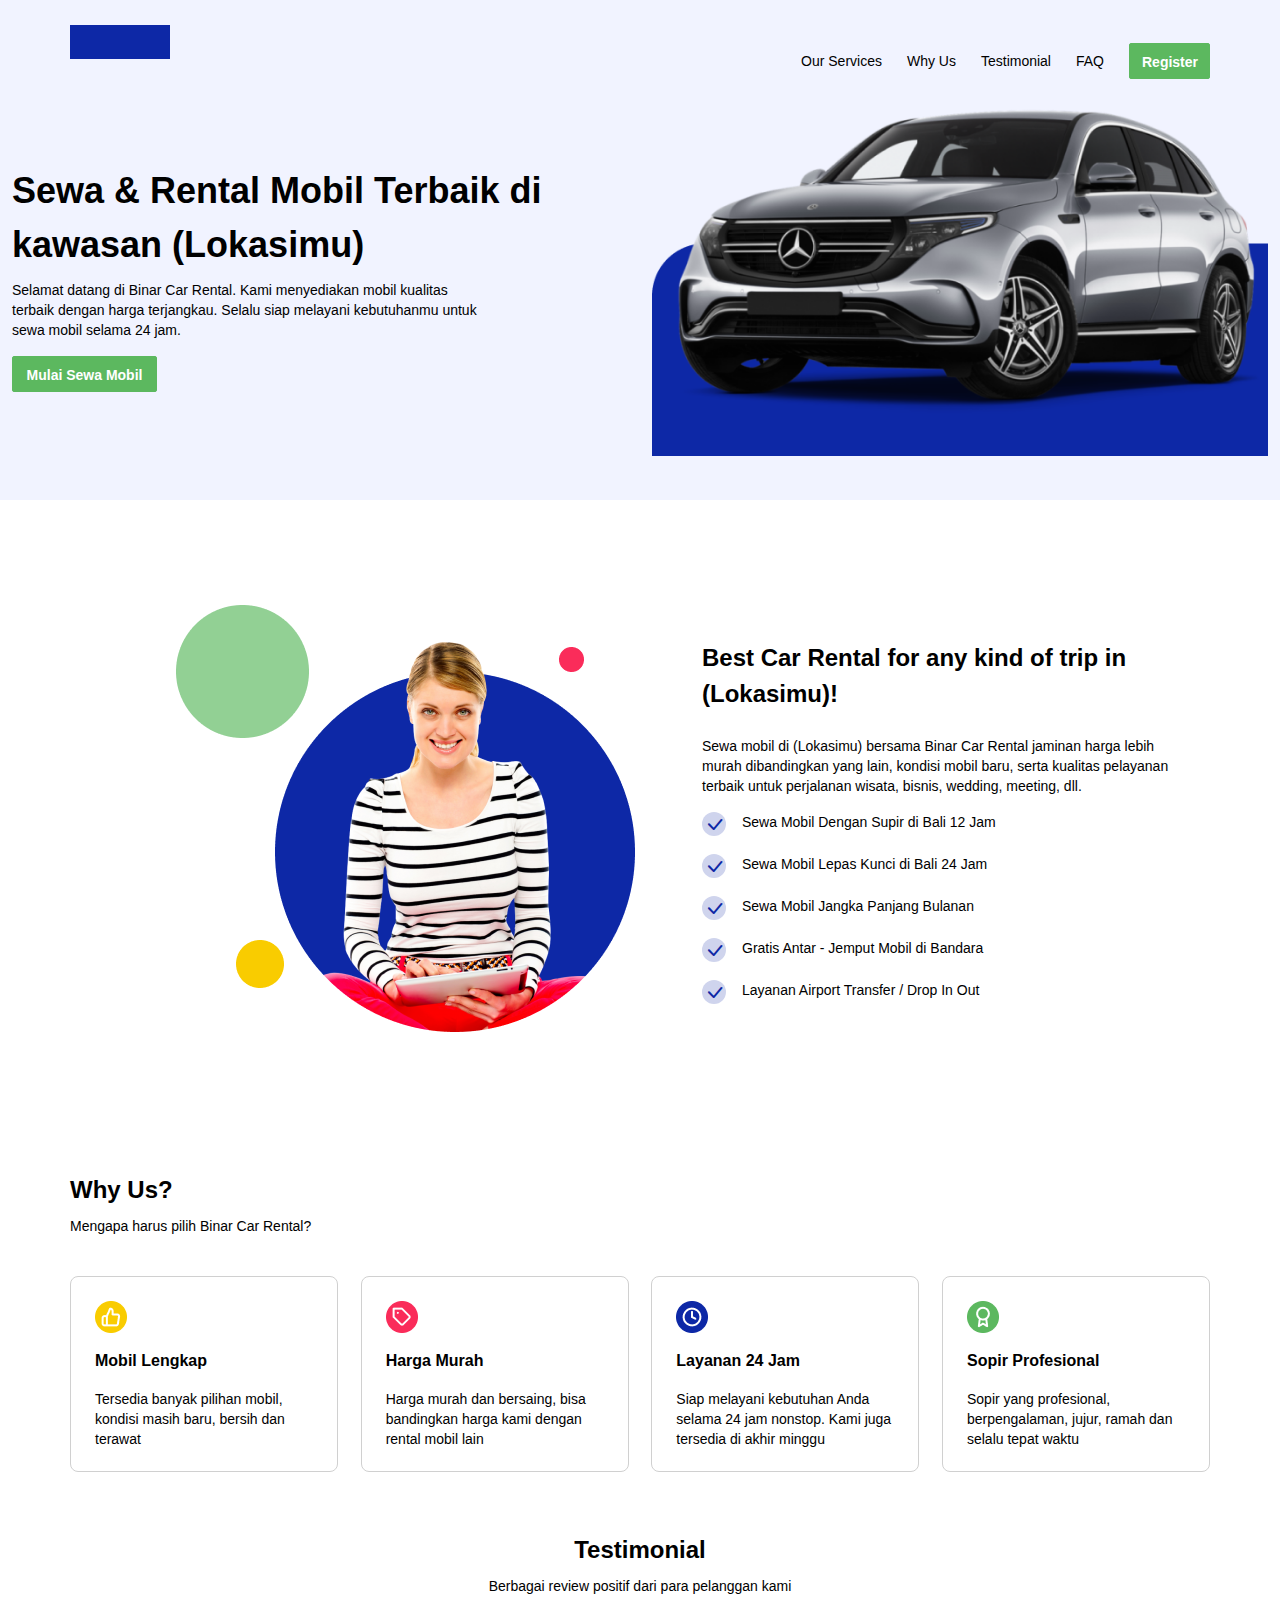
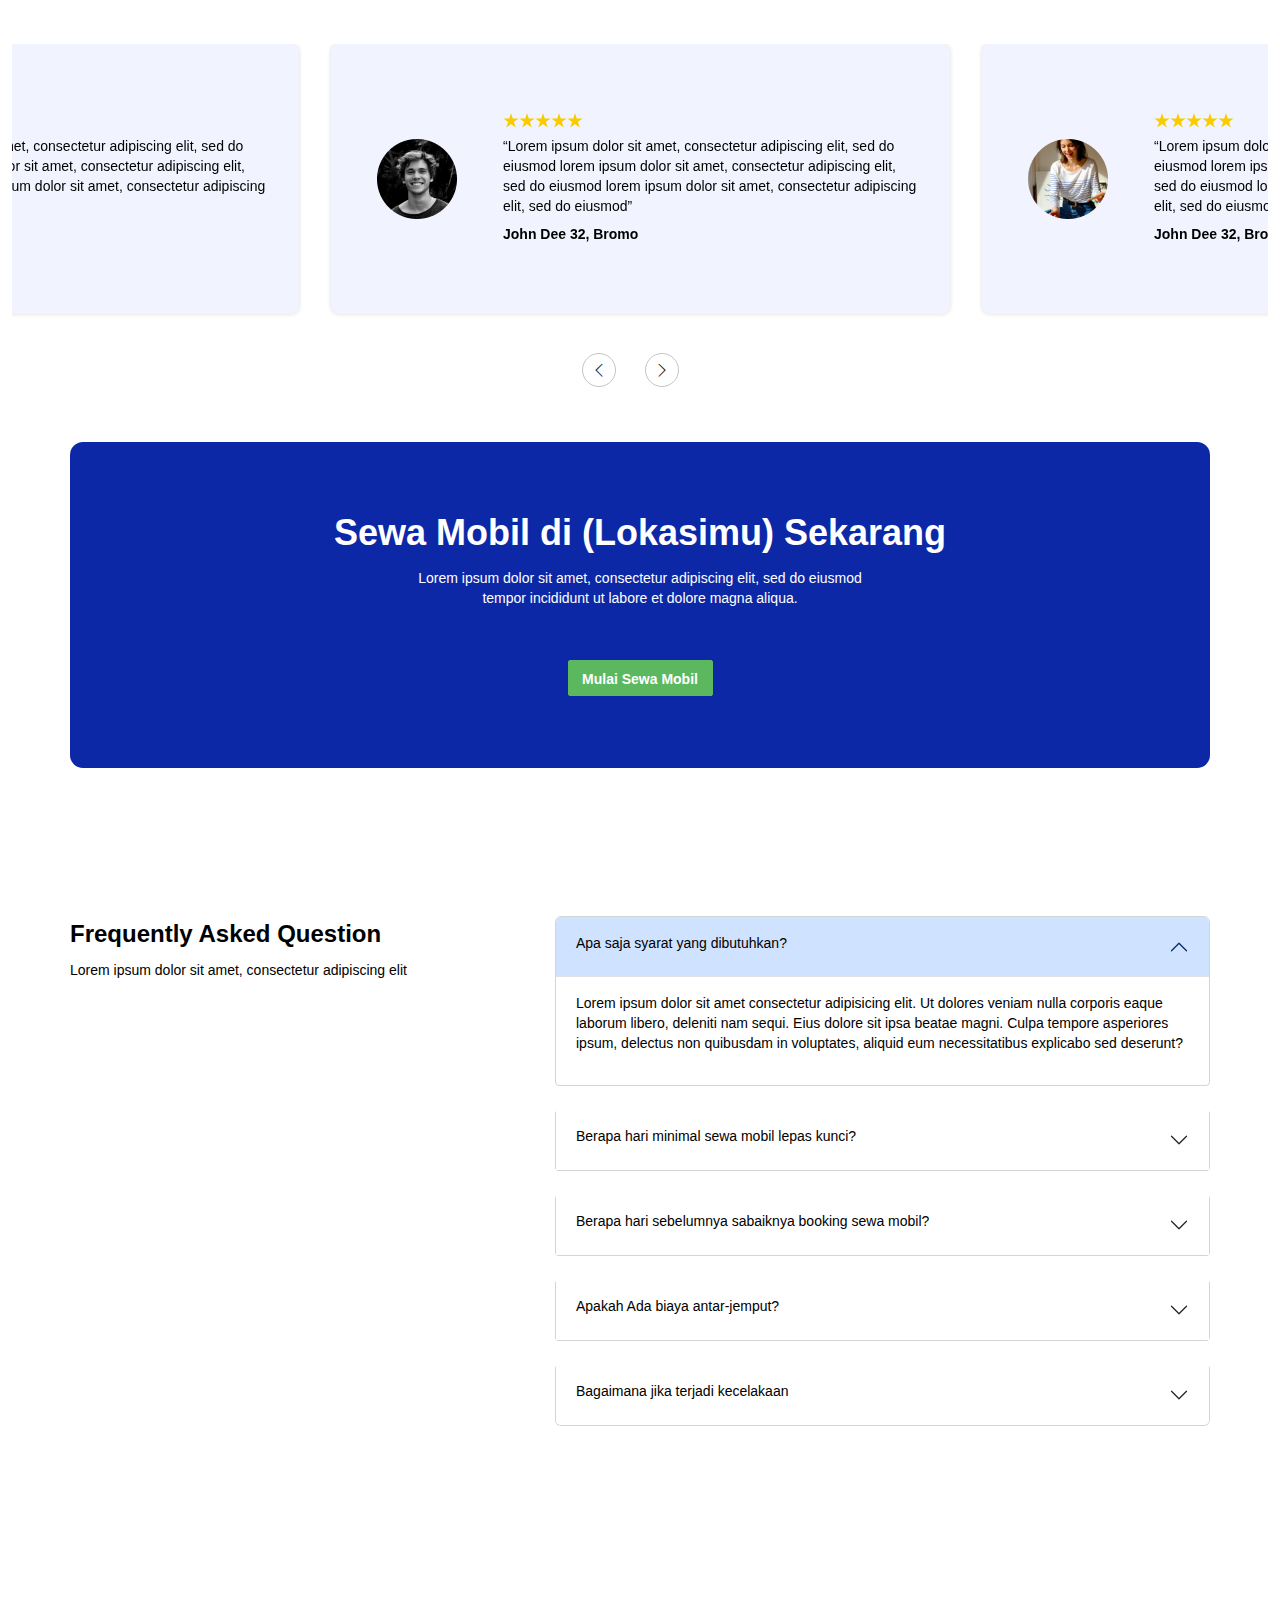
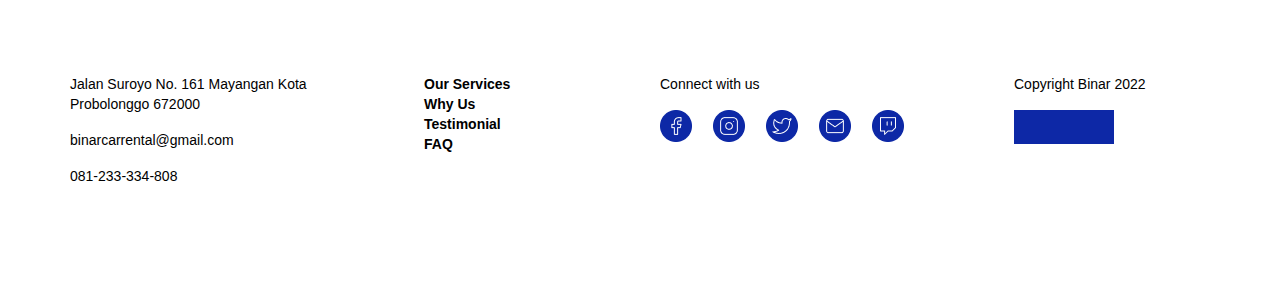
<file: public/index.html>
<!DOCTYPE html>
<html lang="en">
  <head>
    <meta charset="utf-8" />
    <meta name="viewport" content="width=device-width, initial-scale=1" />
     <link href="https://cdn.jsdelivr.net/npm/bootstrap@5.3.3/dist/css/bootstrap.min.css" rel="stylesheet" integrity="sha384-QWTKZyjpPEjISv5WaRU9OFeRpok6YctnYmDr5pNlyT2bRjXh0JMhjY6hW+ALEwIH" crossorigin="anonymous">
    <link rel="stylesheet" href="https://cdn.jsdelivr.net/npm/bootstrap-icons@1.11.3/font/bootstrap-icons.min.css">
    <link rel="stylesheet" href="https://cdnjs.cloudflare.com/ajax/libs/OwlCarousel2/2.3.4/assets/owl.carousel.min.css"
        integrity="sha512-tS3S5qG0BlhnQROyJXvNjeEM4UpMXHrQfTGmbQ1gKmelCxlSEBUaxhRBj/EFTzpbP4RVSrpEikbmdJobCvhE3g=="
        crossorigin="anonymous" />
    <link rel="stylesheet"
        href="https://cdnjs.cloudflare.com/ajax/libs/OwlCarousel2/2.3.4/assets/owl.theme.default.min.css"
        integrity="sha512-sMXtMNL1zRzolHYKEujM2AqCLUR9F2C4/05cdbxjjLSRvMQIciEPCQZo++nk7go3BtSuK9kfa/s+a4f4i5pLkw=="
        crossorigin="anonymous" />
    <link href="./css/style.css" rel="stylesheet">
    <title>Binar Car Rental</title>
  </head>
  <body>
    <!-- navbar -->
     <header id="header" class="fixed-top">
      <div class="container">
        <nav class="nav-menu navbar-expand-lg navbar-expand-md navbar-expand-xl d-flex flex-row justify-content-between">
          <div class="d-flex flex-grow-1">
            <a href="index.html">
                <img src="./images/img/logo.png" alt="logo" class="logo"/>
            </a>
          </div>
          <div>
          <button class="navbar-toggler border-0" type="button" data-bs-toggle="offcanvas" data-bs-target="#offcanvasNavbar" aria-controls="offcanvasNavbar">
            <i class="bi bi-list"></i>
          </button>
          </div>
          <div class="navbar-nav d-flex justify-content-end offcanvas offcanvas-end" tabindex="-1" id="offcanvasNavbar" aria-labelledby="offcanvasNavbarLabel">
            <div class="offcanvas-header">
              <a href="index.html" class="text">
              <h2 class="text-brand">BCR</h2>
              </a>
              <button type="button" class="btn-close text-reset" data-bs-dismiss="offcanvas" aria-label="Close">
                <i class="bi bi-x"></i>
              </button>
            </div>
            <div class="offcanvas-body">
              <a class="nav-link" href="#ourservice">Our Services</a>
              <a class="nav-link" href="#whyus">Why Us</a>
              <a class="nav-link" href="#testimonial">Testimonial</a>
              <a class="nav-link" href="#faq">FAQ</a>
              <a href="index.html" class="text">
                <button type="button" class="btn btn-success">Register</button>
              </a>
            </div>
          </div>
        </nav>
      </div>
    </header>
    <!-- navbar end -->
    <!-- hero --> 
    <section id="hero" class="pt-10">
        <div class="container-fluid">
            <div class="row">
              <div class="col-12 col-md-6 align-self-center">
                <h1>
                    Sewa & Rental Mobil Terbaik di kawasan (Lokasimu)</h1>
                <p>
                    Selamat datang di Binar Car Rental. Kami menyediakan mobil kualitas terbaik dengan harga terjangkau. Selalu siap melayani kebutuhanmu untuk sewa mobil selama 24 jam.</p>
                <a href="cars.html" class="text">
                  <button type="button" class="btn btn-success">Mulai Sewa Mobil</button>
                </a>
            </div>
            <div class="col-12 col-md-6">
                <img src="./images/img/img_car.png" alt="hero" class="img-fluid"/>
            </div>
        </div>
      </div>
    </section>
    <!-- hero end -->
    <!-- our service -->
    <section id="ourservice" class="ourservice">
      <div class="container">
        <div class="box1">
          <img src="./images/img/img_service.png" alt="hero" class="img"/>
      </div>
      <div class="box2">
        <h1>
          Best Car Rental for any kind of trip in (Lokasimu)!
        </h1>
        <p>
          Sewa mobil di (Lokasimu) bersama Binar Car Rental jaminan harga lebih murah dibandingkan yang lain, kondisi mobil baru, serta kualitas pelayanan terbaik untuk perjalanan wisata, bisnis, wedding, meeting, dll.
        </p>
        <div class="item">
          <div class="boxIcon">
            <i class="bi bi-check-lg"></i>
          </div>
          <p class="pItem">
            Sewa Mobil Dengan Supir di Bali 12 Jam
          </p>
        </div>
        <div class="item">
          <div class="boxIcon">
            <i class="bi bi-check-lg"></i>
          </div>
          <p class="pItem">
            Sewa Mobil Lepas Kunci di Bali 24 Jam
          </p>
        </div>
        <div class="item">
          <div class="boxIcon">
            <i class="bi bi-check-lg"></i>
          </div>
          <p class="pItem">
            Sewa Mobil Jangka Panjang Bulanan
          </p>
        </div>
        <div class="item">
          <div class="boxIcon">
            <i class="bi bi-check-lg"></i>
          </div>
          <p class="pItem">
            Gratis Antar - Jemput Mobil di Bandara
          </p>
        </div>
        <div class="item">
          <div class="boxIcon">
            <i class="bi bi-check-lg"></i>
          </div>
          <p class="pItem">
            Layanan Airport Transfer / Drop In Out
          </p>
        </div>
      </div>
      </div>
    </section>
    <!-- our service end -->
    <!-- why us -->
    <section id="whyus" class="whyus">
      <div class="container">
        <h1>Why Us?</h1>
        <p>Mengapa harus pilih Binar Car Rental?</p>
        <div class="itemContainer">
          <div class="item">
            <img src="./images/img/icon_complete.png" alt="icon" class="icon"/>
            <h2>Mobil Lengkap</h2>
            <p class="pItem">
              Tersedia banyak pilihan mobil, kondisi masih baru, bersih dan terawat
            </p>
          </div>
          <div class="item">
            <img src="./images/img/icon_price.png" alt="icon" class="icon"/>
            <h2>Harga Murah</h2>
            <p class="pItem">
              Harga murah dan bersaing, bisa bandingkan harga kami dengan rental mobil lain
            </p>
          </div>
          <div class="item">
            <img src="./images/img/icon_24hrs.png" alt="icon" class="icon"/>
            <h2>Layanan 24 Jam</h2>
            <p class="pItem">
              Siap melayani kebutuhan Anda selama 24 jam nonstop. Kami juga tersedia di akhir minggu
            </p>
          </div>
          <div class="item">
            <img src="./images/img/icon_professional.png" alt="icon" class="icon"/>
            <h2>Sopir Profesional</h2>
            <p class="pItem">
              Sopir yang profesional, berpengalaman, jujur, ramah dan selalu tepat waktu
            </p>
          </div>
        </div>
      </div>
    </section>
    <!-- why us end -->
    <!-- testimonial -->
    <section id="testimonial" class="testimonial">
      <div class="container-fluid">
        <h1>Testimonial</h1>
        <p>Berbagai review positif dari para pelanggan kami</p>
        <div class="row mt-5">
          <div class="col-12 m-auto">
            <div class="owl-carousel owl-theme">
              <div class="item mb-4">
                <img src="./images/img/img_photo.png" alt="img" class="img"/>
                <div class="testimoni">
                  <div class="star">
                    <img src="./images/img/Star 1.png" alt="star" />
                    <img src="./images/img/Star 1.png" alt="star" />
                    <img src="./images/img/Star 1.png" alt="star" />
                    <img src="./images/img/Star 1.png" alt="star" />
                    <img src="./images/img/Star 1.png" alt="star" />
                  </div>
                  <p class="text">
                    “Lorem ipsum dolor sit amet, consectetur adipiscing elit, sed do eiusmod lorem ipsum dolor sit amet, consectetur adipiscing elit, sed do eiusmod lorem ipsum dolor sit amet, consectetur adipiscing elit, sed do eiusmod”
                  </p>
                  <p class="name">
                    John Dee 32, Bromo
                  </p>
                </div>
              </div>
              <div class="item">
                <img src="./images/img/img_photo2.png" alt="img" class="img"/>
                <div class="testimoni">
                  <div class="star">
                    <img src="./images/img/Star 1.png" alt="star" />
                    <img src="./images/img/Star 1.png" alt="star" />
                    <img src="./images/img/Star 1.png" alt="star" />
                    <img src="./images/img/Star 1.png" alt="star" />
                    <img src="./images/img/Star 1.png" alt="star" />
                  </div>
                  <p class="text">
                    “Lorem ipsum dolor sit amet, consectetur adipiscing elit, sed do eiusmod lorem ipsum dolor sit amet, consectetur adipiscing elit, sed do eiusmod lorem ipsum dolor sit amet, consectetur adipiscing elit, sed do eiusmod”
                  </p>
                  <p class="name">
                    John Dee 32, Bromo
                  </p>
                </div>
              </div>
              <div class="item">
                <img src="./images/img/img_photo.png" alt="img" class="img"/>
                <div class="testimoni">
                 <div class="star">
                    <img src="./images/img/Star 1.png" alt="star" />
                    <img src="./images/img/Star 1.png" alt="star" />
                    <img src="./images/img/Star 1.png" alt="star" />
                    <img src="./images/img/Star 1.png" alt="star" />
                    <img src="./images/img/Star 1.png" alt="star" />
                  </div>
                  <p class="text">
                    “Lorem ipsum dolor sit amet, consectetur adipiscing elit, sed do eiusmod lorem ipsum dolor sit amet, consectetur adipiscing elit, sed do eiusmod lorem ipsum dolor sit amet, consectetur adipiscing elit, sed do eiusmod”
                  </p>
                  <p class="name">
                    John Dee 32, Bromo
                  </p>
                </div>
              </div>
            </div>
          </div>
        </div>
      
      </div>
    </section>
    <!-- testimonial end -->
    <!-- CTA banner -->
    <section id="ctabanner" class="ctabanner">
      <div class="container">
          <h1>
            Sewa Mobil di (Lokasimu) Sekarang
          </h1>
          <p>
            Lorem ipsum dolor sit amet, consectetur adipiscing elit, sed do eiusmod tempor incididunt ut labore et dolore magna aliqua. 
          </p>
          <a href="index.html" class="text">
            <button type="button" class="btn btn-success">Mulai Sewa Mobil</button>
          </a>
      </div>
    </section>
    <!-- CTA banner end -->
    <!-- faq -->
    <div class="faq py-5" id="faq">
      <div class="container">
        <div class="row">
          <div class="col-md-5">
            <h3>Frequently Asked Question</h3>
            <p>Lorem ipsum dolor sit amet, consectetur adipiscing elit</p>
          </div>
          <div class="col-md-7">
            <div class="accordion" id="accordionExample">
              <div class="accordion-item">
                <h2 class="accordion-header">
                  <button
                    class="accordion-button"
                    type="button"
                    data-bs-toggle="collapse"
                    data-bs-target="#collapseOne"
                    aria-expanded="true"
                    aria-controls="collapseOne"
                  >
                    <h6>Apa saja syarat yang dibutuhkan?</h6>
                  </button>
                </h2>
                <div
                  id="collapseOne"
                  class="accordion-collapse collapse show"
                  data-bs-parent="#accordionExample"
                >
                  <div class="accordion-body">
                    <p>
                      Lorem ipsum dolor sit amet consectetur adipisicing elit.
                      Ut dolores veniam nulla corporis eaque laborum libero,
                      deleniti nam sequi. Eius dolore sit ipsa beatae magni.
                      Culpa tempore asperiores ipsum, delectus non quibusdam in
                      voluptates, aliquid eum necessitatibus explicabo sed
                      deserunt?
                    </p>
                  </div>
                </div>
              </div>
              <br />
              <div class="accordion-item">
                <h2 class="accordion-header">
                  <button
                    class="accordion-button collapsed"
                    type="button"
                    data-bs-toggle="collapse"
                    data-bs-target="#collapseTwo"
                    aria-expanded="false"
                    aria-controls="collapseTwo"
                  >
                    <h6>Berapa hari minimal sewa mobil lepas kunci?</h6>
                  </button>
                </h2>
                <div
                  id="collapseTwo"
                  class="accordion-collapse collapse"
                  data-bs-parent="#accordionExample"
                >
                  <div class="accordion-body">
                    <p>
                      Lorem ipsum dolor sit, amet consectetur adipisicing elit.
                      Facilis dolore aspernatur, sapiente est veniam delectus
                      quas officiis veritatis cumque sed error numquam aliquam
                      culpa perspiciatis voluptatum debitis corrupti quo
                      architecto deserunt reiciendis quisquam doloremque
                      laboriosam iusto nesciunt? Hic, accusamus in.
                    </p>
                  </div>
                </div>
              </div>
              <br />
              <div class="accordion-item">
                <h2 class="accordion-header">
                  <button
                    class="accordion-button collapsed"
                    type="button"
                    data-bs-toggle="collapse"
                    data-bs-target="#collapseThree"
                    aria-expanded="false"
                    aria-controls="collapseThree"
                  >
                    <h6>
                      Berapa hari sebelumnya sabaiknya booking sewa mobil?
                    </h6>
                  </button>
                </h2>
                <div
                  id="collapseThree"
                  class="accordion-collapse collapse"
                  data-bs-parent="#accordionExample"
                >
                  <div class="accordion-body">
                    <p>
                      Lorem, ipsum dolor sit amet consectetur adipisicing elit.
                      Esse sint delectus consectetur. Provident deserunt
                      nesciunt dignissimos, itaque facere, incidunt eligendi
                      numquam error explicabo nobis natus in earum alias autem
                      assumenda nam illo quia laboriosam quas mollitia ipsa.
                      Eaque, reprehenderit molestiae!
                    </p>
                  </div>
                </div>
              </div>
              <br />
              <div class="accordion-item">
                <h2 class="accordion-header">
                  <button
                    class="accordion-button collapsed"
                    type="button"
                    data-bs-toggle="collapse"
                    data-bs-target="#collapseFour"
                    aria-expanded="false"
                    aria-controls="collapseFour"
                  >
                    <h6>Apakah Ada biaya antar-jemput?</h6>
                  </button>
                </h2>
                <div
                  id="collapseFour"
                  class="accordion-collapse collapse"
                  data-bs-parent="#accordionExample"
                >
                  <div class="accordion-body">
                    <p>
                      Lorem ipsum dolor sit amet consectetur adipisicing elit.
                      Et doloribus esse omnis minima, tempora, autem vel libero,
                      sit quibusdam rem eius consequatur tenetur optio eum
                      exercitationem a voluptates sequi quod! Delectus dolor
                      corrupti veritatis consequuntur commodi dolorem. Dolore,
                      officiis explicabo?
                    </p>
                  </div>
                </div>
              </div>
              <br />
              <div class="accordion-item">
                <h2 class="accordion-header">
                  <button
                    class="accordion-button collapsed"
                    type="button"
                    data-bs-toggle="collapse"
                    data-bs-target="#collapseFive"
                    aria-expanded="false"
                    aria-controls="collapseFive"
                  >
                    <h6>Bagaimana jika terjadi kecelakaan</h6>
                  </button>
                </h2>
                <div
                  id="collapseFive"
                  class="accordion-collapse collapse"
                  data-bs-parent="#accordionExample"
                >
                  <div class="accordion-body">
                    <p>
                      Lorem ipsum dolor sit amet consectetur adipisicing elit.
                      Distinctio ipsam ullam magni odio illum officia corrupti.
                      Vel quod eum deserunt quidem consequatur, officiis maiores
                      provident incidunt deleniti. Hic, ratione labore
                      dignissimos numquam in nihil excepturi, vel ut molestiae
                      vitae eum!
                    </p>
                  </div>
                </div>
              </div>
            </div>
          </div>
        </div>
      </div>
    </div>
    <!-- faq end -->
    <!-- footer -->
    <section id="footer" class="footer-top">
      <div class="container">
        <div class="item">
          <p>Jalan Suroyo No. 161 Mayangan Kota Probolonggo 672000</p>
          <p>binarcarrental@gmail.com</p>
          <p>081-233-334-808</p>
        </div>
        <div class="item">
          <a class="nav-link" href="#ourservice">Our Services</a>
          <a class="nav-link" href="#whyus">Why Us</a>
          <a class="nav-link" href="#testimonial">Testimonial</a>
          <a class="nav-link" href="#faq">FAQ</a>
        </div>
        <div class="item">
          <p>Connect with us</p>
          <div class="sosmed">
            <a class="sosmedLink" href="index.html">
              <img src="./images/img/icon_facebook.png" alt="icon" class="img"/>
            </a>
            <a class="sosmedLink" href="index.html">
              <img src="./images/img/icon_instagram.png" alt="icon" class="img"/>
            </a>
            <a class="sosmedLink" href="index.html">
              <img src="./images/img/icon_twitter.png" alt="icon" class="img"/>
            </a>
            <a class="sosmedLink" href="index.html">
              <img src="./images/img/icon_mail.png" alt="icon" class="img"/>
            </a>
            <a class="sosmedLink" href="index.html">
              <img src="./images/img/icon_twitch.png" alt="icon" class="img"/>
            </a>
          </div>
        </div>
        <div class="item">
          <p>Copyright Binar 2022</p>
          <a href="index.html">
            <img src="./images/img/logo.png" alt="logo" class="logo"/>
          </a>
        </div>
      </div>
    </section>
    <!-- footer end -->
    <script src="https://cdnjs.cloudflare.com/ajax/libs/jquery/3.6.0/jquery.min.js"></script>
     <script src="https://cdn.jsdelivr.net/npm/bootstrap@5.3.3/dist/js/bootstrap.bundle.min.js" integrity="sha384-YvpcrYf0tY3lHB60NNkmXc5s9fDVZLESaAA55NDzOxhy9GkcIdslK1eN7N6jIeHz" crossorigin="anonymous"></script>
    <script src="https://cdnjs.cloudflare.com/ajax/libs/OwlCarousel2/2.3.4/owl.carousel.min.js"
      integrity="sha512-bPs7Ae6pVvhOSiIcyUClR7/q2OAsRiovw4vAkX+zJbw3ShAeeqezq50RIIcIURq7Oa20rW2n2q+fyXBNcU9lrw=="
      crossorigin="anonymous">
    </script>
    <script>
      const prevIcon = '<i class="bi bi-chevron-left owlIcon"/>';
      const nextIcon = '<i class="bi bi-chevron-right owlIcon"/>';
      $('.owl-carousel').owlCarousel({
        center:true,
        items:2,
        autoplay: true,
        autoplayTimeout: 5000,
        autoWidth:true,
        loop:true,
        margin:32,
        nav:true,
        navText: [
          prevIcon,
          nextIcon 
        ],
        dots: false,
        responsive:{
            0:{
                items:1,
            },
            600:{
              items:2,
            },
            1000:{
              items: 2,
            },
            1200:{
              items:2,
            },
            1400:{
              items:2,
            }
        }
      })
    </script>
  </body>
</html>
</file>
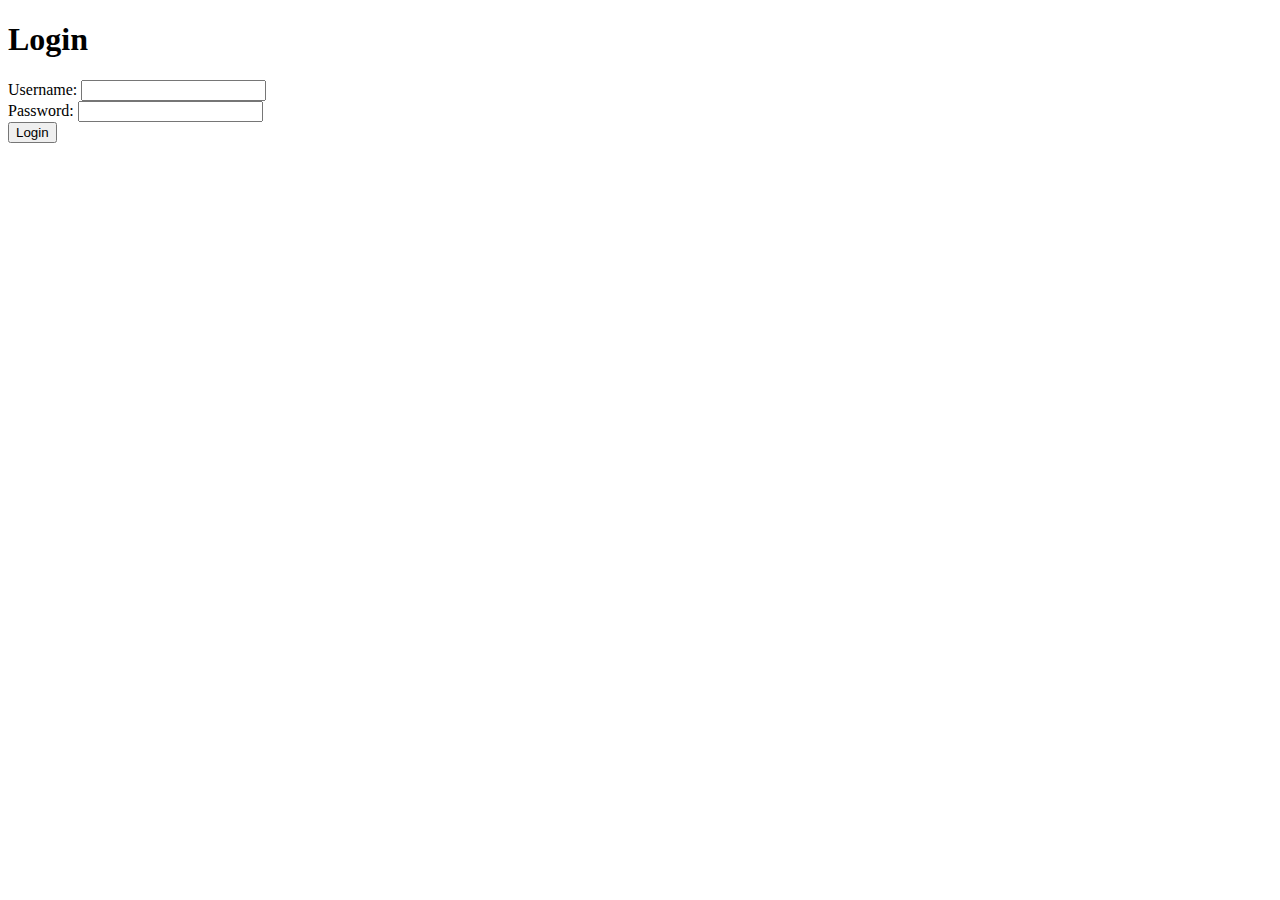
<file: home.html>
<!DOCTYPE html>
<html lang="en">
<head>
    <meta charset="UTF-8">
    <meta name="viewport" content="width=device-width, initial-scale=1.0">
    <title>Login Form</title>
</head>
<body>
    <h1>Login</h1>
    <form action="**login.php**" method="post">
        <label for="username">Username:</label>
        <input type="text" id="username" name="username" required><br>

        <label for="password">Password:</label>
        <input type="password" id="password" name="password" required><br>

        <input type="submit" value="Login">
    </form>
</body>
</html>
</file>
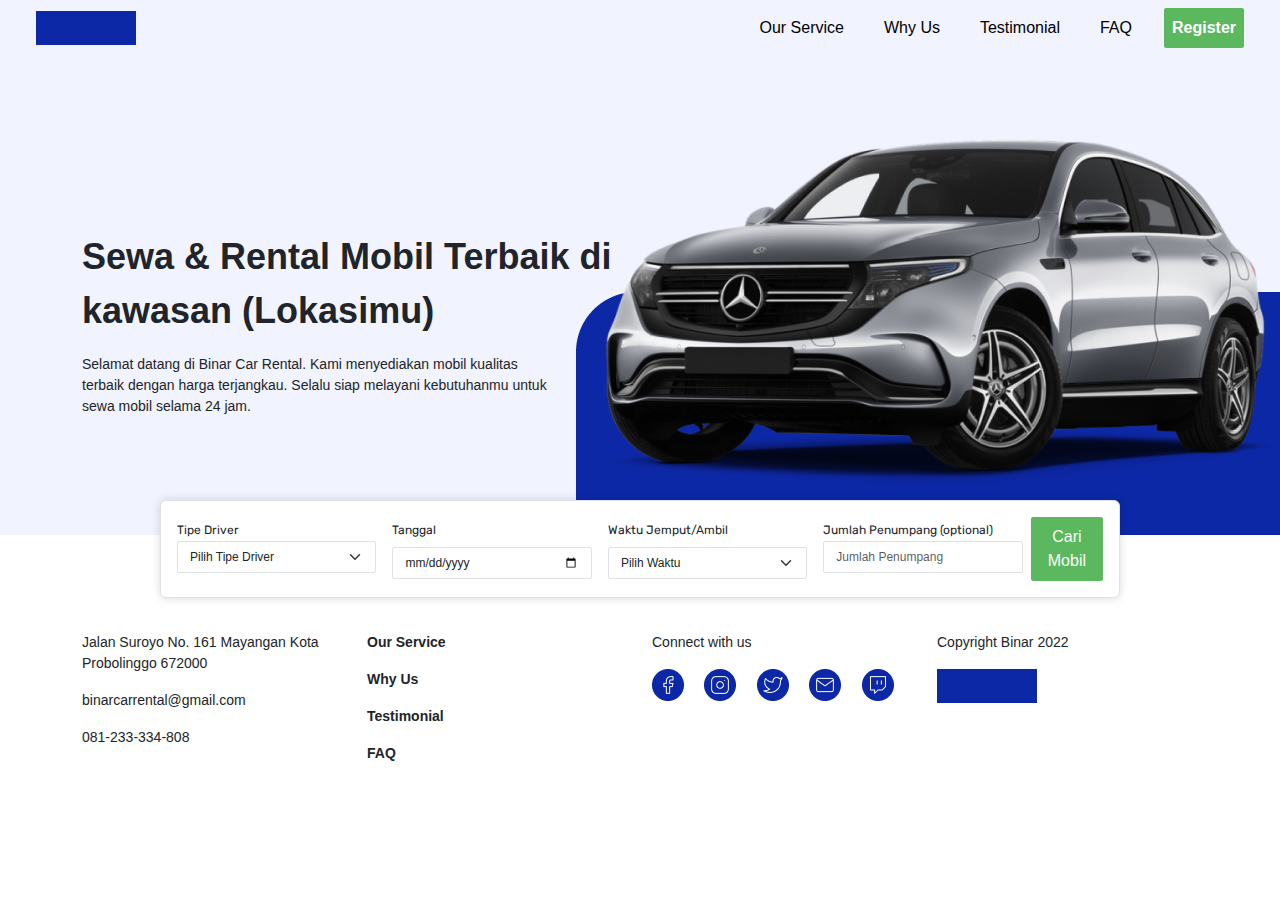
<file: public/cars.html>
<!DOCTYPE html>
<html>
<head>
	<meta charset="utf-8">
	<meta name="viewport" content="width=device-width, initial-scale=1">
	<title>Binar Rental Car</title>
	<link href="https://cdn.jsdelivr.net/npm/bootstrap@5.3.3/dist/css/bootstrap.min.css" rel="stylesheet" integrity="sha384-QWTKZyjpPEjISv5WaRU9OFeRpok6YctnYmDr5pNlyT2bRjXh0JMhjY6hW+ALEwIH" crossorigin="anonymous">
	<link rel="stylesheet" type="text/css" href="css/cars.css">
	<link rel="stylesheet" href="https://cdnjs.cloudflare.com/ajax/libs/font-awesome/6.1.2/css/all.min.css" integrity="sha512-1sCRPdkRXhBV2PBLUdRb4tMg1w2YPf37qatUFeS7zlBy7jJI8Lf4VHwWfZZfpXtYSLy85pkm9GaYVYMfw5BC1A==" crossorigin="anonymous" referrerpolicy="no-referrer"/>
	 <link rel="stylesheet"
        href="https://cdnjs.cloudflare.com/ajax/libs/OwlCarousel2/2.3.4/assets/owl.theme.default.min.css"
        integrity="sha512-sMXtMNL1zRzolHYKEujM2AqCLUR9F2C4/05cdbxjjLSRvMQIciEPCQZo++nk7go3BtSuK9kfa/s+a4f4i5pLkw=="
        crossorigin="anonymous" />
	<link rel="stylesheet" />
  	<link rel="stylesheet"  />

</head>
<body>
    <div class="background" id="background"></div>
	<nav class="navbar sticky-top navbar-expand-lg navbar-light ps-4 pe-4">
	  	<div class="container-fluid">
	  		 <div class="d-flex flex-grow-1">
            <a href="index.html">
                <img src="./images/img/logo.png" alt="logo" class="logo"/>
            </a>
          </div>
		    <button class="navbar-toggler" type="button" data-bs-toggle="offcanvas" data-bs-target="#offcanvasRight" aria-controls="offcanvasRight">
        		<span class="navbar-toggler-icon"></span>
      		</button>
			  	<div class="offcanvas offcanvas-end" tabindex="-1" id="offcanvasRight" aria-labelledby="offcanvasRightLabel">
					<div class="offcanvas-header pb-0">
				  		<h5 class="offcanvas-title fw-bold" id="offcanvasRightLabel">BCR</h5>
				  		<button type="button" class="btn-close" data-bs-dismiss="offcanvas" aria-label="Close"></button>
					</div>
					<div class="offcanvas-body">
				  		<div class="navbar-nav ms-auto">
							<a class="nav-link me-4 text-black" href="#service">Our Service</a>
							<a class="nav-link me-4 text-black" href="#why-us">Why Us</a>
							<a class="nav-link me-4 text-black" href="#testi">Testimonial</a>
							<a class="nav-link me-4 text-black" href="#FAQ">FAQ</a>
							<a class="nav-link btn btn-success text-white fw-bold" href="#" id="btn-success">Register</a>
						</div>
					</div>
			  	</div>
		</div>
	</nav>

	<!-- Section Hero Started -->
	<section id="hero" class="d-flex justify-content-center">
        <div class="position-relative">
          <div class="container">
            <div class="row">
              <div class="col-lg-6 welcome d-flex align-items-center">
                <div class="welcome-text">
                  <p class="slogan fw-bold">Sewa & Rental Mobil Terbaik di kawasan (Lokasimu)</p>
                  <p class="fw-light">Selamat datang di Binar Car Rental. Kami menyediakan mobil kualitas terbaik dengan harga terjangkau. Selalu siap melayani kebutuhanmu untuk sewa mobil selama 24 jam.</p>
                </div>
              </div>
              <div class="col-lg-6">
                <div class="herocar mt-lg-0 mt-4">
                  <img src="./images/img/img_car.png" class="position-absolute" alt="car" />
                </div>
              </div>
            </div>
          </div>
        </div>
      </section>	
	<!-- Section Hero Ended -->

    <section id="search">
        <div id="ea" class="container border rounded pe-0">
          <div class="row m-3">
            <div class="col-11 p-0">
              <div class="row">
                <div class="col-3 pe-3 ps-0">
                  <label for="selectDriverType">Tipe Driver</label>
                  <select class="form-select" aria-label="Default select example" name="driverType" id="driverType" required>
                  	<option value ="" disabled selected>Pilih Tipe Driver</option>
                  	<option value="true">Dengan Supir</option>
                  	<option value="false">Lepas Kunci</option>
                  </select>  
                </div>
                <div class="col-3 pe-3 ps-0">
                  <label for="exampleInputEmail1" class="form-label">Tanggal</label>
                  <input type="date" class="form-control" name="date" id="date">
                </div>
                <div class="col-3 pe-3 ps-0">
                  <div class="form-items">
                  	<label for="" class="form-label">Waktu Jemput/Ambil</label>
                  	<select class="form-select" aria-label="Default select example" name="time" id="time" required>
                  		<option value ="" disabled selected>Pilih Waktu</option>
                        <option value="8">08.00</option>
                        <option value="9">09.00</option>
                        <option value="10">10.00</option>
                        <option value="11">11.00</option>
                        <option value="12">12.00</option>
                    </select>
                        </div>
                </div>
                <div class="col-3 pe-3 ps-0">
                  <label for="inputPenumpang">Jumlah Penumpang (optional)</label>
                  <input type="text" class="form-control" id="capacity" name="capacity" placeholder="Jumlah Penumpang">
                </div>
              </div>
            </div>
            <div class="col-1 p-0 d-flex align-items-end">
              <button class="btn-success text-light ms-1" id="test-btn">Cari
                Mobil</button>
            </div>
          </div>
        </div>
      </section>

	<!-- result cars -->
	<div class="container mt-5 col-md-9">
		<div id="main-content" class="row row-cols-lg-3 row-cols-sm-2 row-cols-1 g-3"></div>
	  </div>
	  <!-- end result cars -->
	
	<!-- Footer Started -->
	<footer>
		<div class="container">
			<div class="row row-cols-1 row-cols-md-2 row-cols-lg-4">
				<div class="col address">
					<p>Jalan Suroyo No. 161 Mayangan Kota<br />Probolinggo 672000</p>
					<p>binarcarrental@gmail.com</p>
					<p>081-233-334-808</p>
				</div>
				<div class="col navigation mb-3">
					<a href="#service" class="nav-link">
						<p class="fw-semibold">Our Service</p>
					</a>
					<a href="#why-us" class="nav-link">
						<p class="fw-semibold">Why Us</p>
					</a>
					<a href="#testi" class="nav-link">
						<p class="fw-semibold">Testimonial</p>
					</a>
					<a href="#FAQ" class="nav-link">
						<p class="fw-semibold mb-0">FAQ</p>
					</a>
				</div>
				<div class="col sosmed">
					<p>Connect with us</p>
					<div class="icon-group mb-3">
						<a href=""><img src="images/icon_facebook.png" class="me-3" alt="facebook icon" /></a>
						<a href=""><img src="images/icon_instagram.png" class="me-3" alt="instagram icon" /></a>
						<a href=""><img src="images/icon_twitter.png" class="me-3" alt="twitter icon" /></a>
						<a href=""><img src="images/icon_mail.png" class="me-3" alt="mail icon" /></a>
						<a href=""><img src="images/icon_twitch.png" alt="twitch icon" /></a>
					</div>
				</div>
				<div class="col copyright">
					<p>Copyright Binar 2022</p>
					<a href="index.html">
            <img src="./images/img/logo.png" alt="logo" class="logo"/>
          </a>
				</div>
			</div>
		</div>
	  </footer>
	<!-- Footer Ended -->

	<script src="https://cdn.jsdelivr.net/npm/@popperjs/core@2.9.2/dist/umd/popper.min.js" integrity="sha384-IQsoLXl5PILFhosVNubq5LC7Qb9DXgDA9i+tQ8Zj3iwWAwPtgFTxbJ8NT4GN1R8p" crossorigin="anonymous"></script>
	<script src="https://cdn.jsdelivr.net/npm/bootstrap@5.2.0/dist/js/bootstrap.bundle.min.js" integrity="sha384-A3rJD856KowSb7dwlZdYEkO39Gagi7vIsF0jrRAoQmDKKtQBHUuLZ9AsSv4jD4Xa" crossorigin="anonymous"></script>
	<script src="https://code.jquery.com/jquery-3.6.0.js" integrity="sha256-H+K7U5CnXl1h5ywQfKtSj8PCmoN9aaq30gDh27Xc0jk=" crossorigin="anonymous"></script>
	<script type='text/javascript' src='https://cdn.jsdelivr.net/npm/popper.js@1.16.0/dist/umd/popper.min.js'></script>
    <script type='text/javascript' src='https://stackpath.bootstrapcdn.com/bootstrap/5.0.0-alpha1/js/bootstrap.min.js'></script>
    <script type="text/javascript" src="scripts/binar.js"></script>
  	<script type="text/javascript" src="scripts/app.js"></script>
  	<script type="text/javascript" src="scripts/car.js"></script>
  	<script type="text/javascript" src="scripts/main.js"></script>
 </body>
</html>
</file>
<file: public/css/style.css>
#header {
  background-color: #f1f3ff;
  position: fixed;
}
#header .container {
  padding: 25px 0px;
  justify-content: space-around;
}
#header .logo {
  width: 100px;
  height: 34px;
}
#header .bi-list {
  color: #222222;
}
#header .nav-link {
  padding-right: 25px;
  color: #000;
  font-family: Helvetica;
  font-style: normal;
  font-weight: normal;
  font-size: 14px;
  line-height: 20px;
}
#header .nav-link.active {
  color: #0d28a6;
}
#header .nav-link:hover {
  color: #0d28a6;
  font-weight: 700;
}
#header .btn {
  background: #5cb85f;
  border-color: #5cb85f;
  width: 81px;
  height: 36px;
  padding: 8px 12px;
  justify-content: center;
  align-items: center;
  border-radius: 2px;
  font-family: Helvetica;
  font-style: normal;
  font-weight: bold;
  font-size: 14px;
  line-height: 20px;
}
#header .offcanvas {
  display: flex;
  flex-direction: column;
  width: 50%;
  padding-top: 18px;
}
#header .offcanvas-body {
  justify-content: flex-end;
}
#header .navbar-toggler{
  margin-right: 20px;
}
#header .text{
  text-decoration: none;
}
#header .text-brand {
  font-family: "Helvetica";
  font-style: normal;
  font-weight: 700;
  font-size: 14px;
  line-height: 20px;
  color: #000000;
}

#hero {
  padding-top:100px;
  height: 500px;
  background-color: #f1f3ff;
}
#hero .container {
  display: flex;
  width: 100%;
  padding-right: 0px;
  padding-left: 0px;
}
#hero h1 {
  width: 568px;
  font-family: Helvetica;
  font-style: normal;
  font-weight: bold;
  font-size: 36px;
  line-height: 150%;
  color: #000000;
}
#hero p {
  width: 468px;
  font-family: Helvetica;
  font-style: normal;
  font-weight: 300;
  font-size: 14px;
  line-height: 20px;
  color: #000000;
}
#hero .btn {
  background: #5cb85f;
  border-color: #5cb85f;
  width: 145px;
  height: 36px;
  padding: 8px 12px;
  justify-content: center;
  align-items: center;
  border-radius: 2px;
  font-family: Helvetica;
  font-style: normal;
  font-weight: bold;
  font-size: 14px;
  line-height: 20px;
}
#hero .text{
  text-decoration: none;
}

#ourservice {
  height: 550px;
}
#ourservice .container {
  display: flex;
  padding-right: 0px;
  padding-left: 0px;
}
#ourservice .box1 {
  width: 568px;
  margin-right: 32px;
  margin-top: 104px;
  margin-left: 106px;
}
#ourservice .img {
  width: 459px;
  height: 428px;
}
#ourservice .box2 {
  margin-top: 140px;
}
#ourservice h1 {
  width: 468px;
  font-family: Helvetica;
  font-style: normal;
  font-weight: bold;
  font-size: 24px;
  line-height: 36px;
  color: #000000;
  margin-bottom: 24px;
}
#ourservice p {
  width: 468px;
  font-family: Helvetica;
  font-style: normal;
  font-weight: 300;
  font-size: 14px;
  line-height: 20px;
  color: #000000;
  margin-bottom: 16px;
}
#ourservice .item {
  display: flex;
  margin-bottom: 6px;
}
#ourservice .boxIcon {
  margin-right: 16px;
  background-color: #cfd4ed;
  width: 24px;
  height: 24px;
  border-radius: 50%;
  text-align: center;
  padding: 2px 0px;
}
#ourservice .bi {
  align-items: center;
  text-align: center;
  color: #0d28a6;
  font-size: 21px;
}
#ourservice .bi::before,
[class^="bi-"]::before,
[class*=" bi-"]::before {
  vertical-align: 0.125em;
}

#whyus {
  height: 382px;
}
#whyus .container {
  padding-top: 122px;
  padding-right: 0px;
  padding-left: 0px;
}
#whyus  h1 {
  font-family: Helvetica;
  font-style: normal;
  font-weight: bold;
  font-size: 24px;
  line-height: 36px;
  color: #000000;
}
#whyus p {
  font-family: Helvetica;
  font-style: normal;
  font-weight: 300;
  font-size: 14px;
  line-height: 20px;
  color: #000000;
}
#whyus .itemContainer {
  margin-top: 40px;
  display: flex;
  justify-content: space-between;
}
#whyus .item {
  display: flex;
  flex-direction: column;
  padding: 24px;
  position: static;
  width: 268px;
  height: 196px;
  border: 1px solid #d0d0d0;
  box-sizing: border-box;
  border-radius: 8px;
}
#whyus .icon {
  width: 32px;
  height: 32px;
}
#whyus h2 {
  font-family: Helvetica;
  font-style: normal;
  font-weight: bold;
  font-size: 16px;
  line-height: 24px;
  color: #000000;
  margin: 16px 0px;
}
#whyus .pItem {
  width: 220px;
  font-family: Helvetica;
  font-style: normal;
  font-weight: 300;
  font-size: 14px;
  line-height: 20px;
  color: #000000;
}

#testimonial {
  height: 560px;
}
#testimonial .container-fluid {
  padding-top: 100px;
}
#testimonial h1 {
  font-family: Helvetica;
  font-style: normal;
  font-weight: bold;
  font-size: 24px;
  line-height: 36px;
  text-align: center;
  color: #000000;
}
#testimonial p {
  font-family: Helvetica;
  font-style: normal;
  font-weight: 300;
  font-size: 14px;
  line-height: 20px;
  text-align: center;
  color: #000000;
}
.bi-chevron-left::before,
.bi-chevron-right::before {
  vertical-align: inherit;
  padding: 8px;
  border-radius: 32px;
}
.owl-carousel .owl-nav button.owl-next,
.owl-carousel .owl-nav button.owl-prev {
  border-radius: 32px;
  border: solid 1px #c4c4c4;
  margin-right: 24px;
}
.owl-carousel .owl-nav button.owl-next:hover,
.owl-carousel .owl-nav button.owl-prev:hover {
  background-color: #5cb85f;
  margin-right: 26px;
  border: none;
}
#testimonial .item {
  width: 619px;
  height: 270px;
  background: #f1f3ff;
  box-shadow: 0px 0px 4px rgba(0, 0, 0, 0.15);
  border-radius: 8px;
  display: flex;
}
#testimonial .img {
  width: 80px;
  height: 80px;
  margin: 95px 46px;
}
#testimonial .testimoni {
  margin: 69px 32px 69px 0px;
}
.star {
  display: flex;
  flex-direction: row;
  width: 32px;
}
#testimonial .text {
  width: 415px;
  text-align: left;
  font-family: Helvetica;
  font-style: normal;
  font-weight: 300;
  font-size: 14px;
  line-height: 20px;
  color: #000000;
  margin: 8px 0px;
}
#testimonial .name {
  width: 415px;
  text-align: left;
  font-family: Helvetica;
  font-style: normal;
  font-weight: 600;
  font-size: 14px;
  line-height: 20px;
  color: #000000;
  margin: 8px 0px;
}

#ctabanner {
  height: 326px;
}
#ctabanner .container {
  height: 326px;
  margin-top: 50px;
  background: #0d28a6;
  border-radius: 13px;
  text-align: center;
  padding-top: 64px;
}
#ctabanner h1 {
  font-family: Helvetica;
  font-style: normal;
  font-weight: bold;
  font-size: 36px;
  line-height: 150%;
  color: #ffffff;
}
#ctabanner p {
  width: 468px;
  font-family: Helvetica;
  font-style: normal;
  font-weight: 300;
  font-size: 14px;
  line-height: 20px;
  color: #ffffff;
  margin: 0 auto;
}
#ctabanner .btn {
  background: #5cb85f;
  border-color: #5cb85f;
  width: 145px;
  height: 36px;
  padding: 8px 12px;
  justify-content: center;
  align-items: center;
  border-radius: 2px;
  margin-top: 52px;
  font-family: Helvetica;
  font-style: normal;
  font-weight: bold;
  font-size: 14px;
  line-height: 20px;
}
#ctabanner .text{
  text-decoration: none;
}

#faq .container {
   padding:100px 0;
}
.faq .col-md-5 h3 {
  color: #000;
  font-family: Helvetica;
  font-size: 1.5rem;
  font-style: normal;
  font-weight: 700;
  line-height: 2.25rem;
}
.faq .col-md-5 p {
  color: #000;
  font-family: Helvetica;
  font-size: 0.875rem;
  font-style: normal;
  font-weight: 300;
  line-height: 1.25rem;
}
.accordion-item {
  border-radius: 0.25rem;
  border: 1px solid #d4d4d4;
}
.faq .col-md-7 h6,
.faq .col-md-7 p {
  color: #000;
  font-family: Helvetica;
  font-size: 0.875rem;
  font-style: normal;
  font-weight: 300;
  line-height: 1.25rem;
}

#footer {
  height: 324px;
  justify-content: space-between;
}
#footer .container {
  padding-top: 100px;
  display: flex;
  padding-right: 0px;
  padding-left: 0px;
}
#footer .item {
  margin-right: 86px;
}
#footer p {
  width: 268px;
  font-family: Helvetica;
  font-style: normal;
  font-weight: 300;
  font-size: 14px;
  line-height: 20px;
  color: #000000;
}
#footer .nav-link {
  width: 150px;
  padding-right: 25px;
  color: #000;
  font-family: Helvetica;
  font-style: normal;
  font-weight: 600;
  font-size: 14px;
  line-height: 20px;
}
#footer .nav-link:hover {
  color: #0d28a6;
}
#footer .img {
  width: 32px;
  height: 32px;
  margin-right: 16px;
}
#footer .logo {
  width: 100px;
  height: 34px;
}
#footer .sosmedLink {
  text-decoration: none;
}

@media (max-width: 1279px) {
  #hero {
    height: auto;
  }
  #hero h1 {
    width: 100%;
  }
  #hero p {
    width: 100%;
  }
  #ourservice {
    height: auto;
  }
  #ourservice .container {
    padding-top: 50px;
  }
  #ourservice .box1 {
    width: 50%;
    margin-right: 0px;
    margin-top: 50px;
    margin-left: 0px;
    text-align: center;
  }
  #ourservice .img {
    width: 80%;
    height: auto;
  }
  #ourservice .box2 {
    width: 50%;
    margin-top: 140px;
  }
  #ourservice .box2 {
    margin-top: 30px;
  }
  #ourservice h1 {
    width: 100%;
  }
  #ourservice p {
    width: 100%;
  }
  #ourservice .item {
    display: flex;
    margin-bottom: 6px;
  }
  #whyus {
    height: auto;
  }
  #whyus .container {
    padding-top: 90px;
    padding-bottom: 30px;
  }
  
  #whyus .itemContainer {
    margin-top: 24px;
  }
  #whyus .item {
    width: 50%;
    height: auto;
    margin-right: 15px;
    margin-bottom: 16px;
  }
  #whyus h2 {
    width: 100%;
  }
  #whyus .pItem {
    text-align: left;
    width: 100%;
  }
  #testimonial {
    height: auto;
  }
  #testimonial .container-fluid {
    padding-top: 80px;
    margin-top: 0px;
  }
  #testimonial .item {
    width: 450px;
    height: 330px;
    flex-direction: column;
    text-align: center;
  }
  #testimonial .img {
    width: 80px;
    height: 80px;
    margin: 40px auto;
    margin-bottom: 0px;
  }
  #testimonial .testimoni {
    margin: 24px 32px;
  }
  #testimnal .quote {
    width: 100%;
  }
  #testimonial .name {
    width: 100%;
  }
  #ctabanner {
    height: 290px;
  }
  #ctabanner .container {
    height: 290px;
    width: 100%;
  }
  #ctabanner h1 {
    font-size: 24px;
    margin-bottom: 16px;
  }
  #ctabanner p {
    width: 100%;
  }
  #ctabanner .btn {
    margin-top: 32px;
  }

  #faq {
    height: 654px;
  }
  #faq .container {
    flex-direction: column;
    padding-top: 80px;
  }
  #faq .item {
    margin-right: 0px;
  }
 
  #faq p {
    width: 100%;
  }
  #faq .accordion {
    width: 100%;
    margin-top: 8px;
  }
  #footer {
    height: 324px;
    justify-content: space-between;
  }
  #footer .container {
    padding-top: 100px;
    display: flex;
    flex-wrap: wrap;
  }
  #footer .item {
    margin-right: 50px;
    margin-bottom: 30px;
  }
  #footer p {
    width: 100%;
  }
  #footer .nav-link {
    padding-right: 0px;
    padding-left: 0px;
  }
}
@media (max-width: 959px) {
  #header .container {
    padding: 24px 0px;
    margin-left: 15px;
  }
  #header .btn{
    margin-top: 16px;
  }
  #hero {
    height: 657px;
  }
 
  #hero h1 {
    width: 100%;
  }
  #hero p {
    width: 100%;
  }
  #hero .container {
    flex-direction: column;
    padding-right: 12px;
    padding-left: 12px;
  }
 
  #ourservice {
    height: 830px;
  }
  #ourservice .container {
    flex-direction: column;
    padding-top: 50px;
    padding-right: 12px;
    padding-left: 12px;
  }
  #ourservice .box1 {
    width: 100%;
    margin-right: 0px;
    margin-top: 50px;
    margin-left: 0px;
    text-align: center;
  }
  #ourservice .img {
    width: 90%;
    height: 50%;
  }
  #ourservice .box2 {
    width: 100%;
    margin-top: 30px;
  }
  #ourservice h1 {
    width: 100%;
  }
  #ouservice p {
    width: 100%;
  }
  #ourservice .item {
    display: flex;
    margin-bottom: 6px;
  }
  #whyus {
    height: 1050px;
  }
  #whyus .container {
    padding-top: 100px;
    padding-right: 12px;
    padding-left: 12px;
  }
  #whyus h1 {
    text-align: center;
  }
  #whyus p {
    text-align: center;
  }
  #whyus .itemContainer {
    flex-direction: column;
    margin-top: 24px;
  }
  #whyus .item {
    width: 100%;
    height: 196px;
    margin-bottom: 16px;
  }
  #whyus h2 {
    width: 100%;
  }
  #whyus .pItem {
    text-align: left;
    width: 100%;
  }
  #testimonial {
    height: 650px;
  }
  #testimonial .container-fluid {
    padding-top: 100px;
    margin-top: 0px;
  }
  #testimonial .item {
    width: 328px;
    height: 372px;
    flex-direction: column;
    text-align: center;
  }
  #testimonial .img {
    width: 80px;
    height: 80px;
    margin: 40px auto;
    margin-bottom: 0px;
  }
  #testimonial .testimoni {
    margin: 24px 32px;
  }
  #testimonial .text {
    width: 100%;
  }
  #testimonial .name {
    width: 100%;
  }
  #ctabanner {
    height: 400px;
    padding: 0px 16px;
  }
  #ctabanner .container {
    height: 400px;
    width: 100%;
    padding: 64px 58px 0px 58px;
  }
  #ctabanner h1 {
    font-size: 24px;
    margin-bottom: 16px;
  }
  #ctabanner p {
    width: 100%;
  }
  #ctabanner .btn {
    margin-top: 32px;
  }
  #faq .container {
   padding:100px 0;
  }
  .faq .col-md-5 h3 {
    text-align: center;
  }
  .faq .col-md-5 p {
    text-align: center;
  }
  .owl-carousel .item .col-lg-3 {
    align-items: center;
    justify-content: center;
  }
  .owl-carousel .item .col-lg-9 .text-review .star {
    align-items: center;
    padding-left: 38.5%;
  }
  #footer {
    height: 324px;
    justify-content: space-between;
  }
  #footer .container {
    padding-top: 100px;
    display: flex;
    flex-direction: column;
    padding-right: 12px;
    padding-left: 12px;
  }
  #footer .item {
    margin-right: 0px;
    margin-bottom: 30px;
  }
  #footer p {
    width: 100%;
  }
  #footer .nav-link {
    width: 100%;
    padding-right: 0px;
    padding-left: 0px;
  }
}
</file>
<file: public/css/cars.css>
@import url('https://fonts.googleapis.com/css2?family=Rubik&display=swap');

/* Global Styling Started */
:root {
    --dark-blue: #091B6F;
    --light-blue: #F1F3FF;
    --green: #5CB85F;   
    --white: #FFFFFF;
    --black: #000000; 
    --grey: #C4C4C4;
  }
  
  * {
      font-family: Helvetica, sans-serif;
      scroll-behavior: smooth;
  }
  
  .btn-success {
      background-color:var(--green);
      border-radius: 2px;
      border: none;
      padding: 8px 12px;
  }
  
  section {
      margin-bottom: 50px;
  }
  
  p {
      font-size: 14px;
    }
  /* Global Styling Ended */

/* Navbar Section Styling Started */
nav {
	background-color: var(--light-blue);
}

.navbar-brand {
	width: 100px;
	height: 34px;
	background-color: var(--dark-blue);
}

#offcanvasRight {
	width: 50%;
}

#header .offcanvas {
  display: flex;
  flex-direction: column;
  width: 50%;
  padding-top: 18px;
}
#header .offcanvas-body {
  justify-content: flex-end;
}

/* Navbar Section Styling Ended */
  
/* Hero Section Styling Started */
#hero {
    background-color: var(--light-blue);
}

#hero .container {
    background-color: var(--light-blue);
	  width: 100%;	
	  margin-top: 72px;
}
  
#hero .position-relative {
    width: 1440px;
}
  
.welcome {
    height: 407px;
}
  
.herocar {
    background-color: var(--light-blue);
    width: 100%;
}
  
.herocar img {
    right: 0;
    max-width: 704px;
    height: 407px;
}
  
.slogan {
    font-size: 2.25rem;
}
  
.welcome-text .fw-light {
    max-width: 468px;
}
/* Hero Section Styling Ended */

/* Search Section Styling Started */
#search .container {
    width: 75%;
    margin-top: -85px;
    position: relative;
    z-index: 2;
    background-color: var(--white);
    box-shadow: 0px 0px 10px rgba(0, 0, 0, 0.15);
}
  
#search label, #search input, #search .form-select {
    font-size: 12px;
    border-radius: 2px;
}
  
#search label {
    font-family: 'Rubik', sans-serif;
}
  
.background {
    height: 100%;
    width: 0;
    position: fixed;
    z-index: 1;
    top: 0;
    left: 0;
    overflow-x: hidden;
    padding-top: 60px;
    text-align: center;
    background-color: rgba(0, 0, 0, 0.4);
    scale: 1.0002;
}
  
.search-card {
    background: var(--white);
    box-shadow: 0px 0px 4px rgba(0, 0, 0, 0.15);
    border-radius: 8% !important;
    font-family: 'Helvetica';
    font-style: normal;
    color: var(--black);
}
  
.search-card img {
    border-radius: 8px;
}
  
.search-card svg {
    margin-right: 10px;
}
  
.search-card span {
    font-weight: 300;
    font-size: 14px;
    line-height: 20px;
}

.search-card button {
    margin-top: -8px !important;
    padding-top: 10px;
    padding-bottom: 10px;
}
/* Search Section Styling Ended */

@media (max-width: 992px) {
  .welcome-text {
    margin: 0;
  }

  .herocar img {
    max-width: 100%;
    height: auto;
    padding-left: 16px;
    background-color: var(--light-blue);
  }

  .welcome {
    height: fit-content;
    margin-top: 20px;
  }
}
</file>
